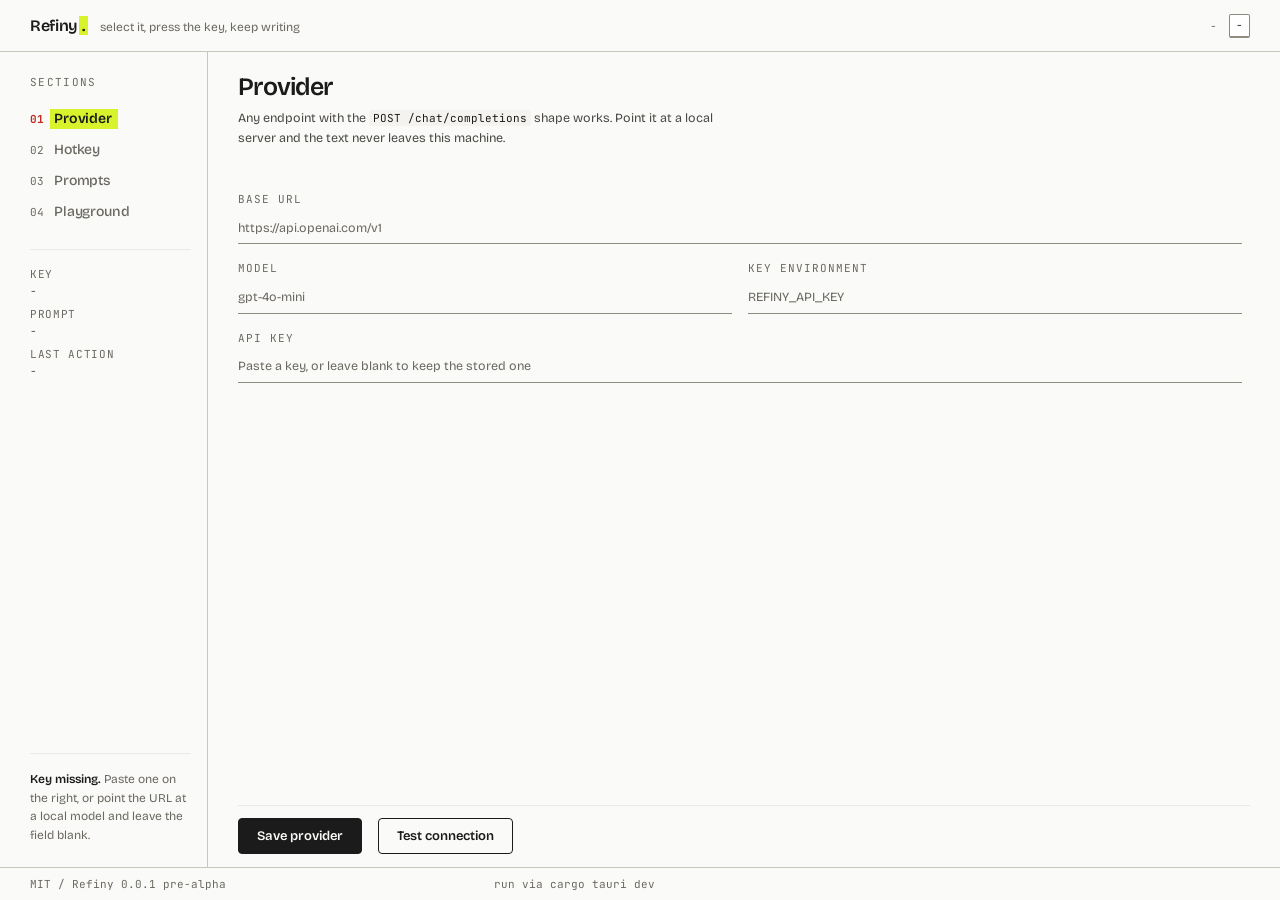
<file: src/index.html>
<!doctype html>
<html lang="en">
  <head>
    <meta charset="utf-8" />
    <meta name="viewport" content="width=device-width, initial-scale=1" />
    <title>Refiny</title>
    <link rel="stylesheet" href="tokens.css" />
    <link rel="stylesheet" href="styles.css" />
  </head>
  <body>
    <div class="app">
      <header class="top">
        <div class="brand">
          <span class="wordmark">Refiny<span class="period">.</span></span>
          <span class="tagline">select it, press the key, keep writing</span>
        </div>
        <div class="top-right">
          <span id="provider" class="value">-</span>
          <kbd id="hotkey">-</kbd>
        </div>
      </header>

      <div class="body">
        <nav class="rail" role="tablist" aria-label="Settings sections" aria-orientation="vertical">
          <p class="rail-head">Sections</p>

          <button class="tab" id="tab-provider" type="button" role="tab" aria-controls="panel-provider" aria-selected="true" data-panel="panel-provider">
            <span class="num">01</span><span class="name">Provider</span>
          </button>
          <button class="tab" id="tab-hotkey" type="button" role="tab" aria-controls="panel-hotkey" aria-selected="false" data-panel="panel-hotkey" tabindex="-1">
            <span class="num">02</span><span class="name">Hotkey</span>
          </button>
          <button class="tab" id="tab-prompts" type="button" role="tab" aria-controls="panel-prompts" aria-selected="false" data-panel="panel-prompts" tabindex="-1">
            <span class="num">03</span><span class="name">Prompts</span>
          </button>
          <button class="tab" id="tab-playground" type="button" role="tab" aria-controls="panel-playground" aria-selected="false" data-panel="panel-playground" tabindex="-1">
            <span class="num">04</span><span class="name">Playground</span>
          </button>

          <dl class="rail-facts">
            <div class="fact">
              <dt>Key</dt>
              <dd id="api-key">-</dd>
            </div>
            <div class="fact">
              <dt>Prompt</dt>
              <dd id="active-prompt">-</dd>
            </div>
            <div class="fact">
              <dt>Last action</dt>
              <dd id="last-action">-</dd>
            </div>
          </dl>

          <p class="rail-note" id="rail-note">
            <strong id="rail-note-title">Key missing.</strong>
            <span id="rail-note-text">Paste one on the right, or point the URL at a local model and
            leave the field blank.</span>
          </p>
        </nav>

        <main class="sheets">
          <aside class="note-banner" id="setup" hidden aria-labelledby="setup-title">
            <div>
              <h2 id="setup-title">Finish setup</h2>
              <p>Choose a provider and paste a key. It applies without a restart.</p>
            </div>
            <div class="note-actions">
              <button id="setup-start" class="btn secondary" type="button">Configure provider</button>
              <button id="dismiss-setup" class="link" type="button">Dismiss</button>
            </div>
          </aside>

          <section class="panel" id="panel-provider" role="tabpanel" aria-labelledby="tab-provider">
            <div class="panel-body">
              <h1>Provider</h1>
              <p class="lede">
                Any endpoint with the <code>POST /chat/completions</code> shape works. Point it at a
                local server and the text never leaves this machine.
              </p>

              <div class="presets" id="presets" role="radiogroup" aria-label="Provider presets"></div>

              <form id="provider-form" class="form" autocomplete="off">
                <label class="field">
                  <span class="key">Base URL</span>
                  <input id="base-url" type="url" spellcheck="false" placeholder="https://api.openai.com/v1" />
                </label>
                <div class="pair">
                  <label class="field">
                    <span class="key">Model</span>
                    <input id="model" type="text" spellcheck="false" placeholder="gpt-4o-mini" />
                  </label>
                  <label class="field">
                    <span class="key">Key environment</span>
                    <input id="api-key-env" type="text" spellcheck="false" placeholder="REFINY_API_KEY" />
                  </label>
                </div>
                <label class="field">
                  <span class="key">API key</span>
                  <input
                    id="api-key-input"
                    type="password"
                    spellcheck="false"
                    autocomplete="off"
                    placeholder="Paste a key, or leave blank to keep the stored one"
                  />
                </label>
                <p class="hint" id="key-note"></p>
              </form>
            </div>

            <div class="actions">
              <button id="save-provider" class="btn primary" type="button">Save provider</button>
              <button id="test-provider" class="btn secondary" type="button">Test connection</button>
              <button id="clear-key" class="link danger" type="button" hidden>Remove stored key</button>
              <span id="provider-status" class="status" role="status"></span>
            </div>
          </section>

          <section class="panel" id="panel-hotkey" role="tabpanel" aria-labelledby="tab-hotkey" hidden>
            <div class="panel-body">
              <h1>Hotkey</h1>
              <p class="lede">
                The global shortcut that starts a polish action. It applies the moment you save.
              </p>

              <form id="hotkey-form" class="form" autocomplete="off">
                <label class="field">
                  <span class="key">Shortcut</span>
                  <input id="hotkey-input" type="text" spellcheck="false" placeholder="CommandOrControl+Alt+P" />
                </label>
                <p class="hint">
                  Use <code>CommandOrControl</code> for Ctrl on Windows and Linux, Cmd on macOS. A
                  combination another application already owns is rejected, and your current hotkey
                  keeps working.
                </p>
              </form>
            </div>

            <div class="actions">
              <button id="save-hotkey" class="btn primary" type="button">Apply hotkey</button>
              <span id="hotkey-status" class="status" role="status"></span>
            </div>
          </section>

          <section class="panel" id="panel-prompts" role="tabpanel" aria-labelledby="tab-prompts" hidden>
            <div class="panel-body">
              <h1>Prompts</h1>
              <p class="lede">
                An empty prompt uses the built-in default. The preservation list is appended to
                whichever prompt is active.
              </p>

              <form id="prompt-form" class="form" autocomplete="off">
                <label class="field">
                  <span class="key">Default prompt</span>
                  <textarea id="prompt-input" rows="4" spellcheck="false"></textarea>
                </label>
                <label class="field">
                  <span class="key">Preserve exactly, one per line</span>
                  <textarea id="preserve-input" rows="2" spellcheck="false" placeholder="Refiny&#10;Kubernetes"></textarea>
                </label>

                <div class="presets-editor">
                  <div class="section-head">
                    <div>
                      <span class="key">Named presets</span>
                      <p class="hint">Switch between these from the tray menu.</p>
                    </div>
                    <button id="add-preset" class="link" type="button">Add preset</button>
                  </div>
                  <div id="preset-list" class="preset-list"></div>
                </div>
              </form>
            </div>

            <div class="actions">
              <button id="save-prompts" class="btn primary" type="button">Save prompts</button>
              <span id="prompt-status" class="status" role="status"></span>
            </div>
          </section>

          <section class="panel" id="panel-playground" role="tabpanel" aria-labelledby="tab-playground" hidden>
            <div class="panel-body">
              <div class="panel-head">
                <div>
                  <h1>Playground</h1>
                  <p class="lede">The same pipeline the hotkey uses, without touching your selection.</p>
                </div>
                <span class="chip">Ctrl/Cmd + Enter</span>
              </div>

              <div class="form">
                <label class="field">
                  <span class="key">Text</span>
                  <textarea id="input" rows="4" spellcheck="false" placeholder="helo wrld this is  a test"></textarea>
                </label>
                <div class="field">
                  <span class="key">Result</span>
                  <pre id="output" class="output" hidden></pre>
                  <p id="output-empty" class="empty">The polished text appears here.</p>
                </div>
              </div>
            </div>

            <div class="actions">
              <button id="polish" class="btn primary" type="button">Polish text</button>
              <span id="result-status" class="status" role="status"></span>
            </div>
          </section>
        </main>
      </div>

      <footer class="foot">
        <span class="meta">MIT / Refiny <span id="version">0.0.1</span> pre-alpha</span>
        <span id="footer-path" class="path" title=""></span>
      </footer>
    </div>

    <script src="main.js"></script>
  </body>
</html>
</file>
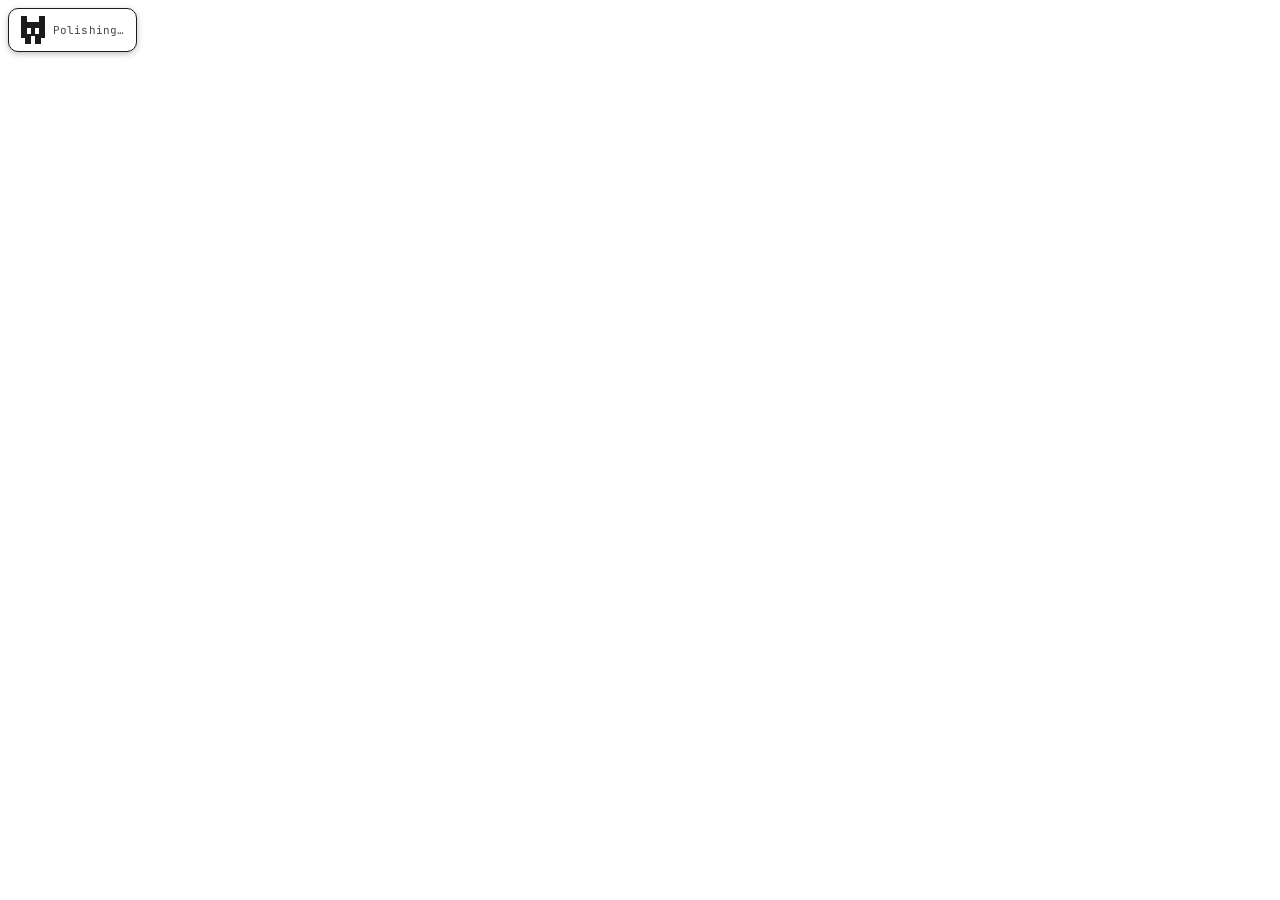
<file: src/overlay.html>
<!doctype html>
<html lang="en">
  <head>
    <meta charset="utf-8" />
    <meta name="viewport" content="width=device-width, initial-scale=1" />
    <title>Refiny</title>
    <link rel="stylesheet" href="tokens.css" />
    <link rel="stylesheet" href="overlay.css" />
  </head>
  <body class="overlay-body">
    <div class="pill" id="pill" data-state="working" role="status" aria-live="polite">
      <svg
        class="mascot"
        viewBox="2 1 12 14"
        shape-rendering="crispEdges"
        aria-hidden="true"
        focusable="false"
      >
        <g class="mascot-body">
          <rect x="2" y="1" width="3" height="3" />
          <rect x="11" y="1" width="3" height="3" />
          <rect x="2" y="4" width="12" height="8" />
          <rect x="4" y="12" width="3" height="3" />
          <rect x="9" y="12" width="3" height="3" />
        </g>
        <g class="mascot-eye">
          <rect x="5" y="7" width="2" height="3" />
          <rect x="9" y="7" width="2" height="3" />
        </g>
        <rect class="mascot-mouth" x="7" y="11" width="2" height="1" />
      </svg>
      <span class="label" id="label">Polishing…</span>
    </div>

    <script src="overlay.js"></script>
  </body>
</html>
</file>
<file: src/tokens.css>
/* Tokens: the single source of truth for the Marginalia world.
 *
 * Two themes follow the OS. Every colour a component uses is named here by
 * role, never by appearance, so the light theme is a substitution rather than
 * a second stylesheet.
 *
 * The world: a marked-up proof sheet. Chalk ground, graphite rules, a lime
 * highlighter used as the mark of the active thing, and correction red for
 * what is wrong. Ink is warm black, never pure.
 */

@font-face {
  font-family: "Bricolage Grotesque";
  src: url("fonts/bricolage-latin.woff2") format("woff2");
  font-weight: 400 800;
  font-style: normal;
  font-display: swap;
}

@font-face {
  font-family: "JetBrains Mono";
  src: url("fonts/jetbrains-mono-latin.woff2") format("woff2");
  font-weight: 400 700;
  font-style: normal;
  font-display: swap;
}

:root {
  /* Type voice: one grotesque for prose, one mono for values. The mono is not
   * decoration, it marks anything that is a value you could retype: URLs,
   * model names, keys, env vars, paths, statuses. */
  --font-sans: "Bricolage Grotesque", "Segoe UI", system-ui, sans-serif;
  --font-mono: "JetBrains Mono", "Cascadia Code", Consolas, monospace;

  /* Ink scale. Warm, never pure black. Every step still clears 4.5:1 on
   * the ground, so the quietest label is quiet, not unreadable. */
  --ink: #1b1b1b;
  --ink-2: #4a4844;
  --ink-3: #6b6861;
  --ink-4: #736f68;

  /* Light theme surfaces: chalk paper. */
  --ground: #fafaf8;
  --surface: #ffffff;
  --surface-sunk: #f4f3ef;
  --rule: #c9c6bd;
  --rule-strong: #8f8b82;
  --rule-soft: #eceae4;

  /* The marks. Lime is the highlighter: it marks the active thing, nothing
   * else. Red is correction: errors and removal, never decoration. */
  --mark: #d8f32b;
  --mark-ink: #1b1b1b;
  --correction: #c2291f;
  --correction-soft: #fdeceb;
  --verified: #1f7a3d;

  /* The only elevation in the product, for the waiting pill. It is deliberately
   * tight: the window that carries it is transparent, and a wide blur would be
   * cut flat by the window edge. */
  --shadow-float: 0 2px 6px rgb(0 0 0 / 26%);

  /* Shape. One system: 2px on inline marks, 4px on fields and buttons, 10px
   * only on the container. No other radii exist. */
  --radius-mark: 2px;
  --radius-control: 4px;
  --radius-container: 10px;

  /* Spacing, on a 4px rhythm. */
  --s-1: 4px;
  --s-2: 8px;
  --s-3: 12px;
  --s-4: 16px;
  --s-5: 22px;
  --s-6: 30px;
  --s-7: 40px;

  /* Motion. One authored curve, and a stepped variant for the pixel mascot. */
  --ease-out: cubic-bezier(0.22, 1, 0.36, 1);
  --dur-quick: 120ms;
  --dur-base: 200ms;
  /* The waiting pill is the only surface that loops. This is the rhythm of its
   * bob and its blink, not a component duration, and nothing else uses it. */
  --dur-loop: 1200ms;

  color-scheme: light dark;
}

@media (prefers-color-scheme: dark) {
  :root {
    /* Dark theme: ink ground, chalk text. The highlighter stays the same hue
     * but drops in value so it does not glare against a dark field. */
    --ink: #f2f1ec;
    --ink-2: #b8b5ad;
    --ink-3: #8b8880;
    --ink-4: #8a877f;

    --ground: #16150f;
    --surface: #1e1d16;
    --surface-sunk: #12110c;
    --rule: #3a3830;
    --rule-strong: #6c6960;
    --rule-soft: #2a2822;

    --mark: #cbe32c;
    --mark-ink: #16150f;
    --correction: #f0736a;
    --correction-soft: #2b1a18;
    --verified: #7fce9b;
  }
}
</file>
<file: src/styles.css>
/* The settings window, built in the Marginalia world.
 *
 * Everything here spends the tokens in tokens.css. No component carries a raw
 * colour, radius or duration: if a value is missing it belongs in the token
 * file, not here.
 *
 * Structure: a fixed frame (top bar, rail, sheet, footer) where only the
 * active sheet's body scrolls, so Save is always reachable.
 */

* {
  box-sizing: border-box;
}

html,
body {
  height: 100%;
  margin: 0;
}

body {
  background: var(--ground);
  color: var(--ink);
  font-family: var(--font-sans);
  font-size: 13px;
  line-height: 1.5;
  -webkit-font-smoothing: antialiased;
  /* The parts the browser draws belong to the design too. */
  accent-color: var(--correction);
  caret-color: var(--ink);
}

::selection {
  background: var(--mark);
  color: var(--mark-ink);
}

::-webkit-scrollbar {
  width: 11px;
  height: 11px;
}

::-webkit-scrollbar-track {
  background: transparent;
}

::-webkit-scrollbar-thumb {
  border: 3px solid transparent;
  border-radius: 999px;
  background: var(--rule-strong);
  background-clip: content-box;
}

::-webkit-scrollbar-thumb:hover {
  background: var(--ink-4);
  background-clip: content-box;
}

/* A class that sets `display` outranks the user-agent rule for `hidden`. */
[hidden] {
  display: none !important;
}

.app {
  display: grid;
  grid-template-rows: auto minmax(0, 1fr) auto;
  height: 100vh;
}

/* Top bar ---------------------------------------------------------------- */

.top {
  display: flex;
  align-items: center;
  justify-content: space-between;
  gap: var(--s-4);
  padding: 14px var(--s-6) 13px;
  border-bottom: 1px solid var(--rule);
}

.brand {
  display: flex;
  align-items: baseline;
  gap: var(--s-3);
  min-width: 0;
}

.wordmark {
  font-size: 16px;
  font-weight: 600;
  letter-spacing: -0.02em;
}

/* The period is the one piece of highlighter in the frame: the mark of a
 * finished sentence, and the only place the mark appears outside a control. */
.wordmark .period {
  color: var(--mark-ink);
  background: var(--mark);
  padding: 0 3px;
  margin-left: 1px;
}

.tagline {
  color: var(--ink-3);
  font-size: 12px;
  white-space: nowrap;
  overflow: hidden;
  text-overflow: ellipsis;
}

.top-right {
  display: flex;
  align-items: center;
  gap: var(--s-3);
  flex: none;
  font-family: var(--font-mono);
  font-size: 11px;
  color: var(--ink-3);
}

.top-right .value {
  max-width: 190px;
  overflow: hidden;
  text-overflow: ellipsis;
  white-space: nowrap;
}

kbd {
  padding: 2px 6px;
  border: 1px solid var(--rule-strong);
  border-bottom-width: 2px;
  border-radius: var(--radius-mark);
  background: var(--surface);
  color: var(--ink);
  font-family: var(--font-mono);
  font-size: 11px;
  white-space: nowrap;
}

/* Body: rail plus sheet ------------------------------------------------ */

.body {
  display: grid;
  grid-template-columns: 208px minmax(0, 1fr);
  min-height: 0;
}

/* The rail is the margin of a proof sheet: numbered marks down the left. */
.rail {
  display: flex;
  flex-direction: column;
  padding: var(--s-5) var(--s-4) var(--s-5) var(--s-6);
  border-right: 1px solid var(--rule);
  overflow-y: auto;
  scrollbar-width: thin;
  scrollbar-color: var(--rule-strong) transparent;
}

.rail-head {
  margin: 0 0 var(--s-3);
  color: var(--ink-3);
  font-family: var(--font-mono);
  font-size: 11px;
  letter-spacing: 0.12em;
  text-transform: uppercase;
}

.tab {
  display: flex;
  align-items: baseline;
  gap: var(--s-2);
  width: 100%;
  padding: 7px 0;
  border: none;
  background: none;
  color: var(--ink-3);
  font-family: var(--font-sans);
  font-size: 14px;
  font-weight: 500;
  letter-spacing: -0.01em;
  text-align: left;
  cursor: pointer;
}

.tab .num {
  flex: none;
  width: 16px;
  color: var(--ink-3);
  font-family: var(--font-mono);
  font-size: 11px;
  font-weight: 400;
}

/* The active tab is highlighted, and its number is ruled in correction red:
 * the copy desk's mark for "this is the one being worked on". */
.tab .name {
  position: relative;
  isolation: isolate;
  transition: color var(--dur-quick) var(--ease-out);
}

.tab:hover {
  color: var(--ink-2);
}

.tab:hover .name::after {
  content: "";
  position: absolute;
  left: -3px;
  right: -5px;
  bottom: 1px;
  height: 7px;
  background: var(--rule-soft);
  z-index: -1;
}

.tab.active {
  color: var(--ink);
  font-weight: 600;
}

.tab.active .num {
  color: var(--correction);
  font-weight: 700;
}

/* The whole word sits inside the highlighter, not just its hem. On the dark
 * ground a lime band under light text would leave half the glyph unreadable,
 * so the active name flips to mark ink, exactly as a marked-up sheet would. */
.tab.active .name {
  color: var(--mark-ink);
}

.tab.active .name::after {
  content: "";
  position: absolute;
  left: -4px;
  right: -6px;
  top: -1px;
  bottom: -2px;
  background: var(--mark);
  z-index: -1;
}

.rail-facts {
  display: grid;
  gap: 6px;
  margin: var(--s-5) 0 0;
  padding-top: var(--s-4);
  border-top: 1px solid var(--rule-soft);
}

.fact {
  display: grid;
  gap: 1px;
}

.fact dt {
  color: var(--ink-3);
  font-family: var(--font-mono);
  font-size: 11px;
  letter-spacing: 0.06em;
  text-transform: uppercase;
  white-space: nowrap;
}

.fact dd {
  margin: 0;
  font-family: var(--font-mono);
  font-size: 11px;
  color: var(--ink-2);
  overflow: hidden;
  text-overflow: ellipsis;
  white-space: nowrap;
}

.fact dd.warn {
  color: var(--correction);
}

.rail-note {
  margin: auto 0 0;
  padding-top: var(--s-4);
  border-top: 1px solid var(--rule-soft);
  color: var(--ink-3);
  font-size: 12px;
  line-height: 1.55;
}

.rail-note strong {
  color: var(--ink);
  font-weight: 600;
}

/* Sheets ---------------------------------------------------------------- */

.sheets {
  display: flex;
  flex-direction: column;
  min-width: 0;
  min-height: 0;
  padding: var(--s-5) var(--s-6) 0;
}

.panel {
  display: grid;
  grid-template-rows: minmax(0, 1fr) auto;
  flex: 1;
  min-height: 0;
}

.panel-body {
  overflow-y: auto;
  min-height: 0;
  padding-right: var(--s-2);
}

h1 {
  margin: 0;
  font-size: 25px;
  font-weight: 600;
  letter-spacing: -0.03em;
  line-height: 1.05;
}

h2 {
  margin: 0;
  font-size: 14px;
  font-weight: 600;
  letter-spacing: -0.01em;
}

.lede {
  margin: var(--s-2) 0 0;
  max-width: 62ch;
  color: var(--ink-2);
  font-size: 12.5px;
  line-height: 1.55;
}

.lede code,
.hint code {
  padding: 1px 4px;
  border-radius: var(--radius-mark);
  background: var(--surface-sunk);
  color: var(--ink);
  font-family: var(--font-mono);
  font-size: 11px;
}

.panel-head {
  display: flex;
  align-items: flex-start;
  justify-content: space-between;
  gap: var(--s-4);
}

.chip {
  flex: none;
  padding: 3px 8px;
  border: 1px solid var(--rule-strong);
  border-radius: var(--radius-mark);
  color: var(--ink-3);
  font-family: var(--font-mono);
  font-size: 11px;
  white-space: nowrap;
}

/* The first-run note: a ruled annotation in the sheet, titled with the same
 * highlighter that marks the active tab. It is a note, not a filled card. */
.note-banner {
  display: flex;
  flex-wrap: wrap;
  align-items: center;
  justify-content: space-between;
  gap: var(--s-3) var(--s-4);
  flex: none;
  margin-bottom: var(--s-4);
  padding: var(--s-3) 0;
  border-top: 1px solid var(--ink);
  border-bottom: 1px solid var(--rule);
}

.note-banner h2 {
  position: relative;
  isolation: isolate;
  display: inline-block;
}

.note-banner h2::after {
  content: "";
  position: absolute;
  left: -4px;
  right: -6px;
  top: -1px;
  bottom: -2px;
  background: var(--mark);
  z-index: -1;
}

.note-banner p {
  margin: 2px 0 0;
  color: var(--ink-2);
  font-size: 12px;
  line-height: 1.5;
}

.note-actions {
  display: flex;
  align-items: center;
  gap: var(--s-3);
  flex: none;
}

/* Presets -------------------------------------------------------------- */

.presets {
  display: grid;
  grid-template-columns: repeat(auto-fit, minmax(112px, 1fr));
  gap: 7px;
  margin-top: var(--s-5);
}

.preset {
  display: grid;
  gap: 2px;
  padding: 9px 10px;
  border: 1px solid var(--rule-strong);
  border-radius: var(--radius-control);
  background: var(--surface);
  color: var(--ink);
  font-family: var(--font-sans);
  text-align: left;
  cursor: pointer;
  transition: border-color var(--dur-quick) var(--ease-out),
    box-shadow var(--dur-quick) var(--ease-out);
}

.preset strong {
  font-size: 12.5px;
  font-weight: 600;
}

.preset span {
  color: var(--ink-3);
  font-family: var(--font-mono);
  font-size: 11px;
}

.preset:hover {
  border-color: var(--ink-4);
}

/* Selected is a highlighter smear under a ruled box, the sheet's own mark. */
.preset.selected {
  border-color: var(--ink);
  box-shadow: 2px 2px 0 var(--mark);
}

.preset.selected span {
  color: var(--ink-2);
}

/* Forms ---------------------------------------------------------------- */

.form {
  display: grid;
  gap: var(--s-4);
  margin-top: var(--s-5);
}

.pair {
  display: grid;
  grid-template-columns: 1fr 1fr;
  gap: var(--s-4);
}

.field {
  display: grid;
  gap: 5px;
  min-width: 0;
}

/* Labels and any value the user might retype are set in the machine voice. */
.field .key,
.section-head .key {
  color: var(--ink-3);
  font-family: var(--font-mono);
  font-size: 11px;
  font-weight: 400;
  letter-spacing: 0.09em;
  text-transform: uppercase;
}

input,
textarea {
  width: 100%;
  margin: 0;
  padding: 6px 0;
  border: none;
  border-bottom: 1px solid var(--rule-strong);
  border-radius: 0;
  background: none;
  color: var(--ink);
  font-family: var(--font-mono);
  font-size: 12.5px;
  line-height: 1.5;
  transition: border-color var(--dur-quick) var(--ease-out),
    box-shadow var(--dur-quick) var(--ease-out);
}

textarea {
  padding: 8px 10px;
  border: 1px solid var(--rule-strong);
  border-radius: var(--radius-control);
  background: var(--surface);
  resize: vertical;
  min-height: 56px;
  line-height: 1.55;
}

input::placeholder,
textarea::placeholder {
  color: var(--ink-3);
  font-family: var(--font-sans);
  font-size: 12.5px;
}

input:hover,
textarea:hover {
  border-color: var(--ink-4);
}

input:focus-visible,
textarea:focus-visible {
  outline: none;
  border-color: var(--ink);
  box-shadow: 0 1px 0 var(--mark), 0 2px 0 var(--mark);
}

textarea:focus-visible {
  box-shadow: 0 0 0 1px var(--ink), 0 0 0 3px var(--mark);
}

.hint {
  margin: 0;
  color: var(--ink-3);
  font-size: 12px;
  line-height: 1.55;
  max-width: 66ch;
}

/* Buttons -------------------------------------------------------------- */

.actions {
  display: flex;
  flex-wrap: wrap;
  align-items: center;
  gap: var(--s-4);
  flex: none;
  padding: var(--s-3) 0 13px;
  border-top: 1px solid var(--rule-soft);
  margin-top: var(--s-3);
}

.btn {
  padding: 9px 18px;
  border: 1px solid var(--ink);
  border-radius: var(--radius-control);
  background: none;
  color: var(--ink);
  font-family: var(--font-sans);
  font-size: 13px;
  font-weight: 600;
  cursor: pointer;
  transition: transform var(--dur-quick) var(--ease-out),
    filter var(--dur-quick) var(--ease-out),
    box-shadow var(--dur-quick) var(--ease-out);
}

.btn:active:not(:disabled) {
  transform: translateY(1px);
}

.btn:disabled {
  cursor: progress;
  opacity: 0.6;
}

.btn.primary {
  border: 1px solid var(--ink);
  background: var(--ink);
  color: var(--ground);
}

.btn.primary:hover:not(:disabled) {
  filter: brightness(1.18);
}

.btn.secondary {
  border: 1px solid var(--ink);
  background: none;
  color: var(--ink);
}

.btn.secondary:hover:not(:disabled) {
  box-shadow: 2px 2px 0 var(--mark);
}

.link {
  padding: 0;
  border: none;
  background: none;
  color: var(--ink-3);
  font-family: var(--font-sans);
  font-size: 12px;
  text-decoration: underline;
  text-decoration-thickness: 1px;
  text-underline-offset: 3px;
  cursor: pointer;
}

.link:hover {
  color: var(--ink);
}

.link.danger {
  color: var(--correction);
}

.btn:focus-visible,
.link:focus-visible,
.tab:focus-visible,
.preset:focus-visible {
  outline: 2px solid var(--ink);
  outline-offset: 2px;
}

.status {
  color: var(--ink-3);
  font-family: var(--font-mono);
  font-size: 11px;
}

.status.ok {
  color: var(--verified);
}

.status.error {
  color: var(--correction);
}

/* Prompt presets editor ------------------------------------------------ */

.presets-editor {
  display: grid;
  gap: var(--s-3);
  padding-top: var(--s-4);
  border-top: 1px solid var(--rule-soft);
}

.section-head {
  display: flex;
  align-items: flex-start;
  justify-content: space-between;
  gap: var(--s-4);
}

.section-head .hint {
  margin-top: 3px;
}

.preset-list {
  display: grid;
  gap: 7px;
}

.preset-list:empty {
  display: none;
}

.preset-row {
  display: grid;
  gap: 7px;
  padding: 10px;
  border: 1px solid var(--rule-strong);
  border-radius: var(--radius-control);
  background: var(--surface);
}

.preset-row-head {
  display: flex;
  align-items: center;
  gap: var(--s-3);
}

.preset-row-head input {
  flex: 1;
  min-width: 0;
}

.empty-note,
.empty {
  margin: 0;
  padding: 11px 12px;
  border: 1px dashed var(--rule-strong);
  border-radius: var(--radius-control);
  color: var(--ink-3);
  font-size: 12px;
}

/* Playground ----------------------------------------------------------- */

.output {
  margin: 0;
  padding: 11px 12px;
  border: 1px solid var(--rule-strong);
  border-radius: var(--radius-control);
  background: var(--surface);
  color: var(--ink);
  font-family: var(--font-sans);
  font-size: 13px;
  line-height: 1.6;
  white-space: pre-wrap;
  overflow-wrap: anywhere;
}

/* Footer --------------------------------------------------------------- */

.foot {
  display: flex;
  align-items: center;
  justify-content: space-between;
  gap: var(--s-4);
  min-width: 0;
  padding: 8px var(--s-6);
  border-top: 1px solid var(--rule);
  color: var(--ink-3);
  font-family: var(--font-mono);
  font-size: 11px;
}

.foot .meta {
  flex: none;
  white-space: nowrap;
}

.foot .path {
  flex: 1 1 0;
  min-width: 0;
  max-width: 62%;
  overflow: hidden;
  text-overflow: ellipsis;
  white-space: nowrap;
  direction: rtl;
  text-align: left;
}

/* Narrow window -------------------------------------------------------- */

@media (max-width: 660px) {
  .body {
    grid-template-columns: minmax(0, 1fr);
  }

  .rail {
    flex-direction: row;
    align-items: center;
    gap: var(--s-4);
    padding: var(--s-2) var(--s-4);
    border-right: none;
    border-bottom: 1px solid var(--rule);
    overflow-x: auto;
  }

  .rail-head,
  .rail-facts,
  .rail-note {
    display: none;
  }

  .tab {
    width: auto;
    flex: none;
  }

  .sheets {
    padding: var(--s-4) var(--s-4) 0;
  }

  .pair {
    grid-template-columns: minmax(0, 1fr);
  }

  .tagline {
    display: none;
  }

  h1 {
    font-size: 21px;
  }
}

@media (prefers-reduced-motion: reduce) {
  *,
  *::before,
  *::after {
    transition-duration: 0.01ms !important;
    animation-duration: 0.01ms !important;
    animation-iteration-count: 1 !important;
  }
}
</file>
<file: src/overlay.css>
/* The overlay window.
 *
 * A pill that sits beside the pointer for the length of one polish action. It
 * spends the same tokens as the settings window, and it is the only place in
 * the product that loops: a status cue that is waiting has to show that it is
 * still moving.
 */

* {
  box-sizing: border-box;
}

html,
body {
  height: 100%;
  margin: 0;
}

body {
  display: flex;
  align-items: flex-start;
  /* The window is larger than the pill so the shadow has room to fall. The
   * placement maths in `src-tauri/src/overlay.rs` assumes this margin. */
  padding: var(--s-2);
  overflow: hidden;
  background: transparent;
  color: var(--ink);
  font-family: var(--font-sans);
  -webkit-font-smoothing: antialiased;
  user-select: none;
  cursor: default;
}

.pill {
  position: relative;
  display: flex;
  align-items: center;
  gap: var(--s-2);
  height: 44px;
  max-width: 240px;
  padding: 0 12px;
  border: 1px solid var(--ink);
  border-radius: var(--radius-container);
  background: var(--surface);
  box-shadow: var(--shadow-float);
  overflow: hidden;
}

/* The mascot is the art's own bounding box at 2x: 8 units wide, 12 tall on the
 * 16-unit grid, cropped so the pill's padding is the only space beside it.
 * `shape-rendering` keeps the edges on device pixels at fractional scaling
 * instead of smearing them. */
.mascot {
  flex: none;
  width: 24px;
  height: 28px;
}

.mascot-body {
  fill: var(--ink);
}

.mascot-eye,
.mascot-mouth {
  fill: var(--surface);
}

.label {
  width: fit-content;
  max-width: 168px;
  color: var(--ink-2);
  font-family: var(--font-mono);
  font-size: 11px;
  line-height: 1.35;
  letter-spacing: 0.01em;
  overflow: hidden;
  display: -webkit-box;
  -webkit-line-clamp: 2;
  -webkit-box-orient: vertical;
}

/* Working is the creature itself: it bobs on the spot and, every third loop,
 * blinks. The eyes vanish into the body for a frame, which is what closed pixel
 * eyes look like. Nothing else moves; a progress bar would promise a length
 * this wait does not have. */
.pill[data-state="working"] .mascot {
  animation: bob var(--dur-loop) steps(2, end) infinite;
}

.pill[data-state="working"] .mascot-eye {
  animation: blink calc(3 * var(--dur-loop)) linear infinite;
}

.pill[data-state="success"] {
  border-color: var(--verified);
}

.pill[data-state="success"] .label {
  color: var(--verified);
}

.pill[data-state="error"] {
  border-color: var(--correction);
}

.pill[data-state="error"] .label {
  color: var(--correction);
}

@keyframes bob {
  0%,
  100% {
    transform: translateY(0);
  }
  50% {
    transform: translateY(-2px);
  }
}

@keyframes blink {
  0%,
  91%,
  100% {
    opacity: 1;
  }
  92%,
  96% {
    opacity: 0;
  }
}

@media (prefers-reduced-motion: reduce) {
  *,
  *::before,
  *::after {
    animation-duration: 0.01ms !important;
    animation-iteration-count: 1 !important;
    transition-duration: 0.01ms !important;
  }
}
</file>
